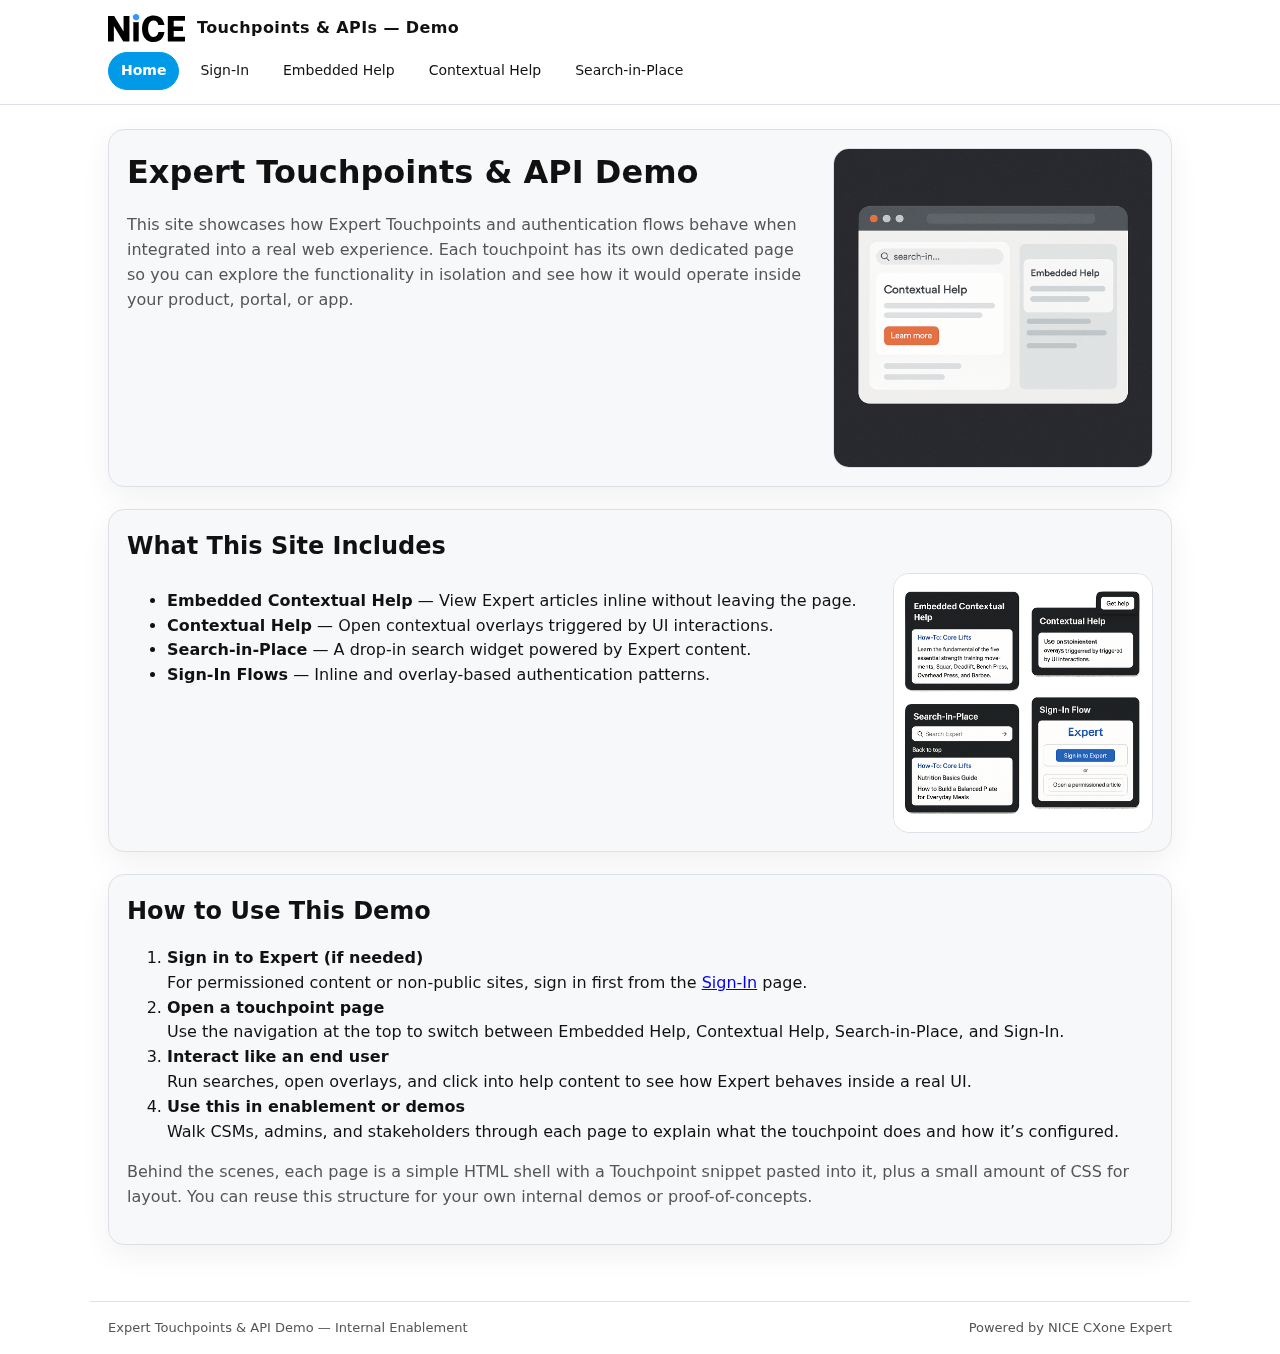
<file: index.html>
<!DOCTYPE html>
<html lang="en">
<head>
  <meta charset="utf-8"/>
  <meta name="viewport" content="width=device-width, initial-scale=1"/>
  <title>Home — Touchpoints & APIs Demo</title>
  <link rel="stylesheet" href="assets/style.css"/>
</head>
<body>
  <!-- Header / Nav -->
  <header class="header">
    <div class="wrap">
      <div class="brand">
        <img src="assets/nice-new-logo.svg" alt="NICE" class="brand-logo-img"/>
        <div class="brand-title">Touchpoints & APIs — Demo</div>
      </div>
      <nav class="nav" id="topnav">
        <a class="active" href="index.html">Home</a>
        <a href="signin.html">Sign-In</a>
        <a href="embedded.html">Embedded Help</a>
        <a href="contextual.html">Contextual Help</a>
        <a href="search.html">Search-in-Place</a>
      
      </nav>
    </div>
  </header>

  <main>
    <!-- HERO / INTRO -->
    <section class="card">
      <div class="row" style="align-items:flex-start; gap:18px;">
        <div style="flex:1 1 260px; min-width:0;">
          <h1>Expert Touchpoints & API Demo</h1>
          <p class="muted">
            This site showcases how Expert Touchpoints and authentication flows behave when integrated
            into a real web experience. Each touchpoint has its own dedicated page so you can explore
            the functionality in isolation and see how it would operate inside your product, portal, or app.
          </p>
          <div class="row" style="margin-top:14px;">
            
          </div>
        </div>
        <div style="flex:0 0 320px; max-width:100%;">
          <!-- Hero image placeholder -->
          <img
            src="assets/touchpoints-hero.jpg"
            alt="Illustration of touchpoints embedded into a web app"
            style="border-radius:16px; border:1px solid var(--line);"
            onerror="this.style.display='none';"
          />
        </div>
      </div>
    </section>

    <!-- WHAT THIS SITE INCLUDES -->
    <section class="card">
      <h2>What This Site Includes</h2>
      <div class="row" style="align-items:flex-start; gap:18px;">
        <div style="flex:1 1 260px; min-width:0;">
          <ul>
            <li><strong>Embedded Contextual Help</strong> — View Expert articles inline without leaving the page.</li>
            <li><strong>Contextual Help</strong> — Open contextual overlays triggered by UI interactions.</li>
            <li><strong>Search-in-Place</strong> — A drop-in search widget powered by Expert content.</li>
            <li><strong>Sign-In Flows</strong> — Inline and overlay-based authentication patterns.</li>
          </ul>
        </div>
        <div style="flex:0 0 260px; max-width:100%;">
          <img
            src="assets/touchpoints-grid.jpg"
            alt="Grid of different touchpoint examples"
            style="border-radius:16px; border:1px solid var(--line);"
            onerror="this.style.display='none';"
          />
        </div>
      </div>
    </section>

    <!-- HOW TO USE THIS DEMO -->
    <section class="card">
      <h2>How to Use This Demo</h2>
      <ol>
        <li>
          <strong>Sign in to Expert (if needed)</strong><br/>
          For permissioned content or non-public sites, sign in first from the <a href="signin.html">Sign-In</a> page.
        </li>
        <li>
          <strong>Open a touchpoint page</strong><br/>
          Use the navigation at the top to switch between Embedded Help, Contextual Help, Search-in-Place, and Sign-In.
        </li>
        <li>
          <strong>Interact like an end user</strong><br/>
          Run searches, open overlays, and click into help content to see how Expert behaves inside a real UI.
        </li>
        <li>
          <strong>Use this in enablement or demos</strong><br/>
          Walk CSMs, admins, and stakeholders through each page to explain what the touchpoint does and how it’s configured.
        </li>
      </ol>
      <p class="muted">
        Behind the scenes, each page is a simple HTML shell with a Touchpoint snippet pasted into it, plus a small amount of CSS for layout.
        You can reuse this structure for your own internal demos or proof-of-concepts.
      </p>
    </section>
  </main>

  <!-- FOOTER -->
  <footer style="
      border-top:1px solid var(--line);
      margin-top:24px;
      padding:16px 18px;
      max-width:1100px;
      margin-left:auto;
      margin-right:auto;
      font-size:13px;
      color:var(--muted);
    ">
    <div style="display:flex;justify-content:space-between;flex-wrap:wrap;gap:8px;">
      <span>Expert Touchpoints & API Demo — Internal Enablement</span>
      <span>Powered by NICE CXone Expert</span>
    </div>
  </footer>

  <script>
    const path = location.pathname.replace(/\\/$/,'/index.html');
    document.querySelectorAll('#topnav a').forEach(a=>{
      if(path.endsWith(a.getAttribute('href'))) a.classList.add('active');
    });
  </script>
</body>
</html>
</file>
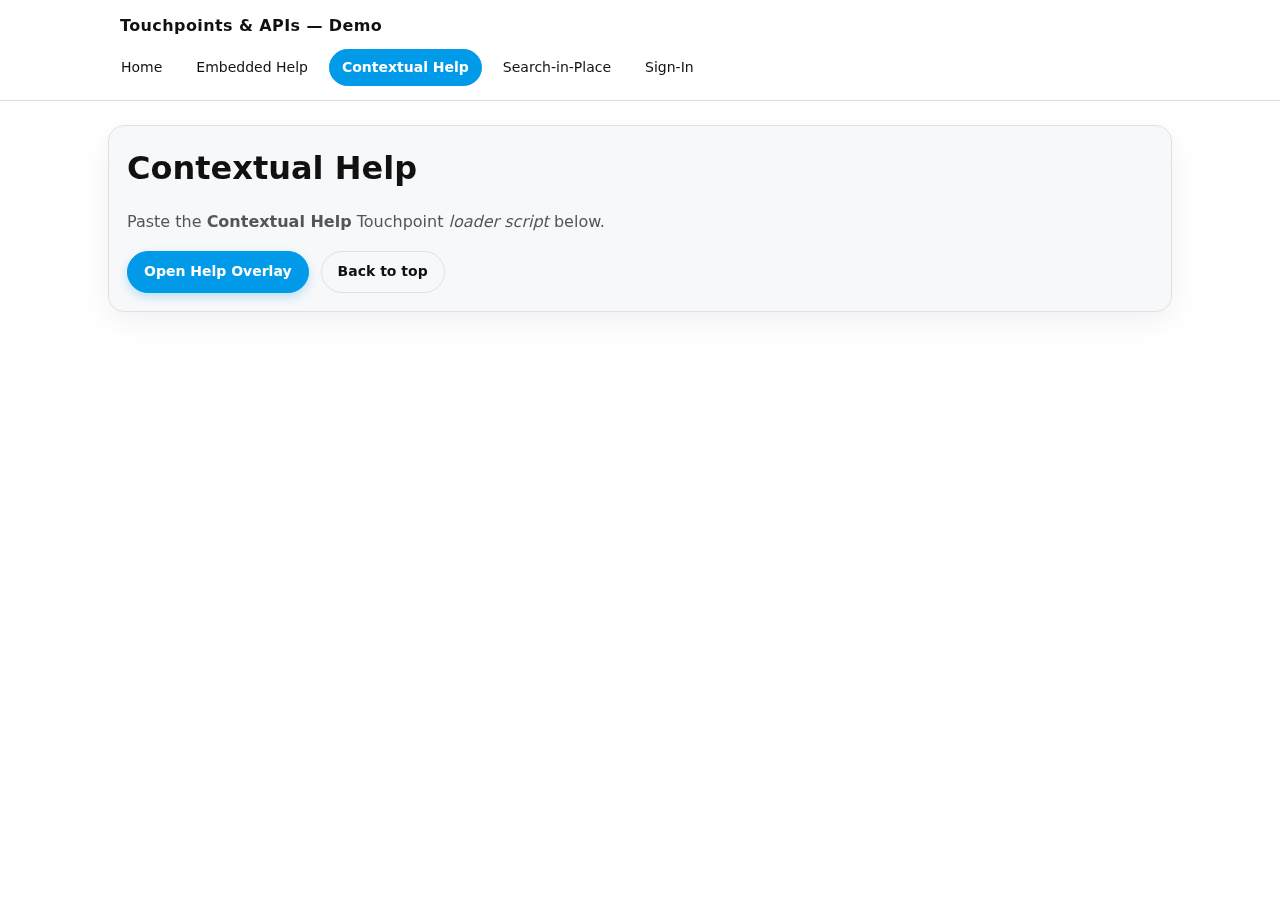
<file: contextual.html>
<!DOCTYPE html>
<html lang="en">
<head>
  <meta charset="utf-8"/>
  <meta name="viewport" content="width=device-width, initial-scale=1"/>
  <title>Contextual Help</title>
  <link rel="stylesheet" href="assets/style.css"/>
</head>
<body>
  <header class="header">
    <div class="wrap">
      <div class="brand"><div class="brand-logo"></div><div class="brand-title">Touchpoints & APIs — Demo</div></div>
      <nav class="nav" id="topnav">
        <a href="index.html">Home</a>
        <a href="embedded.html">Embedded Help</a>
        <a class="active" href="contextual.html">Contextual Help</a>
        <a href="search.html">Search‑in‑Place</a>
        <a href="signin.html">Sign‑In</a>
      </nav>
    </div>
  </header>

  <main>
    <section id="contextual" class="card">
      <h1>Contextual Help</h1>
      <p class="muted">Paste the <strong>Contextual Help</strong> Touchpoint <em>loader script</em> below.</p>

      <!-- Begin Contextual Help test, Type = f1 -->
      <!-- Generated on [11/20/2025 21:09:39] by MindTouch -->
      <script async="async" src="https://chris-gallegos-test.cxoneexpert.ai/@embed/a3c96a458d1d7d5afd4e00ae5c97be96a9bab430f8c18fe22c0f37c2525afeff.js"></script>
      <script type="mindtouch/embed" id="mindtouch-embed-a3c96a458d1d7d5afd4e00ae5c97be96a9bab430f8c18fe22c0f37c2525afeff"></script>
      <!-- End Contextual Help test -->

      <div class="row" style="margin-top:8px">
        <a class="btn mt-contextual-help" href="https://chris-gallegos-test.cxoneexpert.ai/Wellness_Guides/Movement_And_Exercise/Foundations_of_Strength_Training/Core_Lifts" target="_blank" rel="noopener">Open Help Overlay</a>
        <a class="btn ghost" href="#" onclick="window.scrollTo({top:0,behavior:'smooth'});return false;">Back to top</a>
      </div>
    </section>
  </main>

  <script>
    const path = location.pathname;
    document.querySelectorAll('#topnav a').forEach(a=>{
      if(path.endsWith(a.getAttribute('href'))) a.classList.add('active');
    });
  </script>
</body>
</html>
</file>
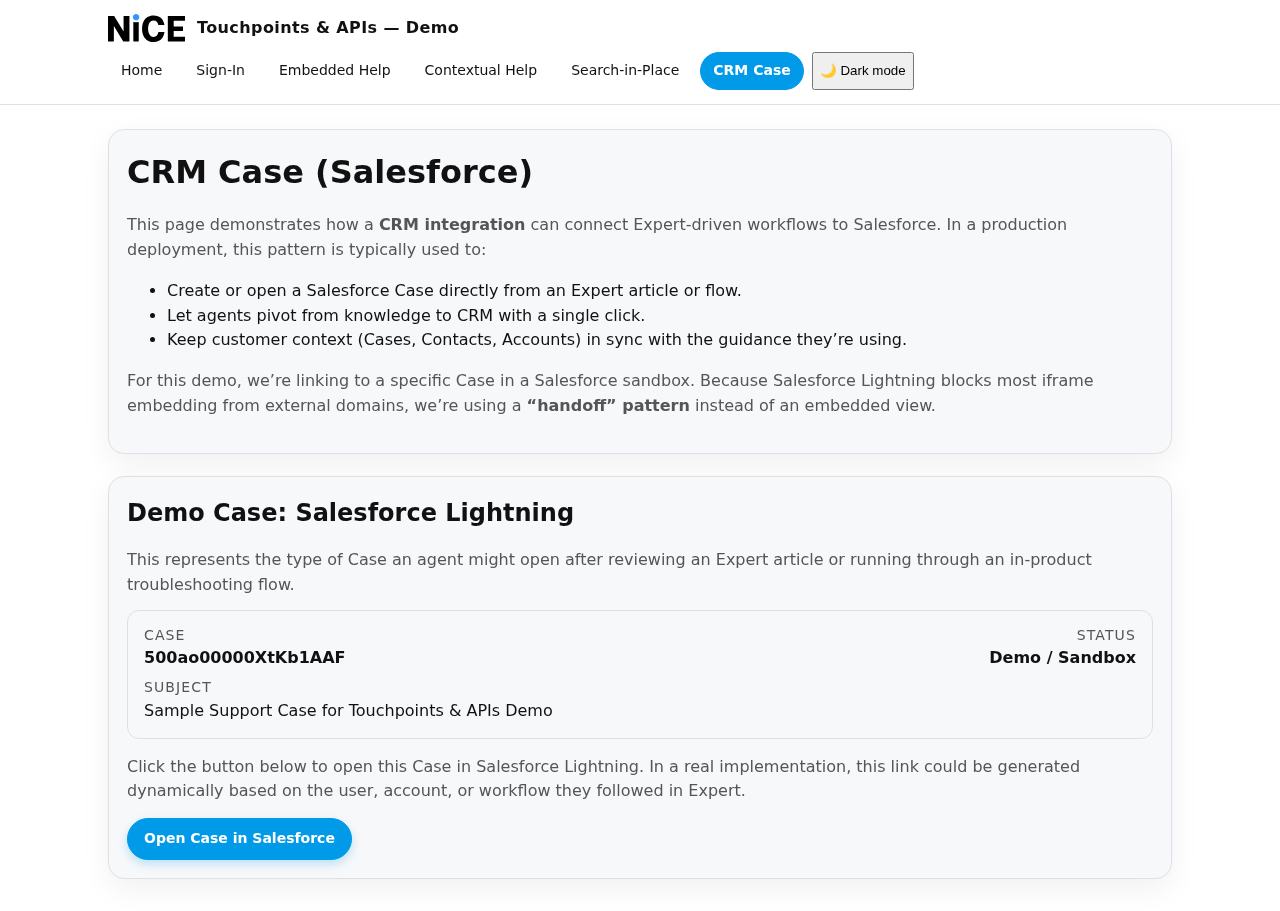
<file: crm.html>
<!DOCTYPE html>
<html lang="en">
<head>
  <meta charset="utf-8"/>
  <meta name="viewport" content="width=device-width, initial-scale=1"/>
  <title>CRM Case (Salesforce)</title>
  <link rel="stylesheet" href="assets/style.css"/>
</head>
<body>
  <header class="header">
    <div class="wrap">
      <div class="brand">
        <img src="assets/nice-new-logo.svg" alt="NICE" class="brand-logo-img"/>
        <div class="brand-title">Touchpoints & APIs — Demo</div>
      </div>
      <nav class="nav" id="topnav">
        <a href="index.html">Home</a>
        <a href="signin.html">Sign-In</a>
        <a href="embedded.html">Embedded Help</a>
        <a href="contextual.html">Contextual Help</a>
        <a href="search.html">Search-in-Place</a>
        <a class="active" href="crm.html">CRM Case</a>
        <button class="theme-toggle" id="themeToggle" type="button"></button>
      </nav>
    </div>
  </header>

  <main>
    <!-- Explanation / Concept card -->
    <section class="card">
      <h1>CRM Case (Salesforce)</h1>
      <p class="muted">
        This page demonstrates how a <strong>CRM integration</strong> can connect Expert-driven workflows
        to Salesforce. In a production deployment, this pattern is typically used to:
      </p>
      <ul>
        <li>Create or open a Salesforce Case directly from an Expert article or flow.</li>
        <li>Let agents pivot from knowledge to CRM with a single click.</li>
        <li>Keep customer context (Cases, Contacts, Accounts) in sync with the guidance they’re using.</li>
      </ul>
      <p class="muted">
        For this demo, we’re linking to a specific Case in a Salesforce sandbox. Because Salesforce Lightning
        blocks most iframe embedding from external domains, we’re using a <strong>“handoff” pattern</strong>
        instead of an embedded view.
      </p>
    </section>

    <!-- “Card-style” Case summary + CTA -->
    <section class="card">
      <h2>Demo Case: Salesforce Lightning</h2>
      <p class="muted" style="margin-bottom:12px;">
        This represents the type of Case an agent might open after reviewing an Expert article
        or running through an in-product troubleshooting flow.
      </p>

      <div style="border-radius:12px; border:1px solid var(--line); padding:14px 16px; margin-bottom:14px;">
        <div style="display:flex; justify-content:space-between; flex-wrap:wrap; gap:8px; margin-bottom:6px;">
          <div>
            <div style="font-size:14px; text-transform:uppercase; color:var(--muted); letter-spacing:.08em;">
              Case
            </div>
            <div style="font-weight:600;">500ao00000XtKb1AAF</div>
          </div>
          <div style="text-align:right;">
            <div style="font-size:14px; text-transform:uppercase; color:var(--muted); letter-spacing:.08em;">
              Status
            </div>
            <div style="font-weight:600;">Demo / Sandbox</div>
          </div>
        </div>
        <div style="margin-top:6px;">
          <div style="font-size:14px; text-transform:uppercase; color:var(--muted); letter-spacing:.08em;">
            Subject
          </div>
          <div style="font-weight:500;">Sample Support Case for Touchpoints &amp; APIs Demo</div>
        </div>
      </div>

      <p class="muted" style="margin-bottom:14px;">
        Click the button below to open this Case in Salesforce Lightning. In a real implementation, this
        link could be generated dynamically based on the user, account, or workflow they followed in Expert.
      </p>

      <div class="row" style="margin-top:4px;">
        <a class="btn primary"
           href="https://flow-innovation-8971.lightning.force.com/lightning/r/Case/500ao00000XtKb1AAF/view"
           target="_blank" rel="noopener">
          Open Case in Salesforce
        </a>
      </div>
    </section>
  </main>

  <script>
    (function(){
      // Highlight active nav item
      let path = location.pathname;
      if(path === '/' || path === '') path = '/index.html';
      document.querySelectorAll('#topnav a').forEach(a=>{
        if(path.endsWith(a.getAttribute('href'))) a.classList.add('active');
      });

      // Theme toggle
      const root = document.documentElement;
      const toggle = document.getElementById('themeToggle');
      if(!toggle) return;

      function applyTheme(mode){
        if(mode === 'dark'){
          root.setAttribute('data-theme','dark');
          toggle.textContent = '☀ Light mode';
        }else{
          root.removeAttribute('data-theme');
          toggle.textContent = '🌙 Dark mode';
        }
      }

      const stored = localStorage.getItem('tpTheme') || 'light';
      applyTheme(stored);

      toggle.addEventListener('click',()=>{
        const next = root.getAttribute('data-theme') === 'dark' ? 'light' : 'dark';
        localStorage.setItem('tpTheme', next);
        applyTheme(next);
      });
    })();
  </script>
</body>
</html>
</file>
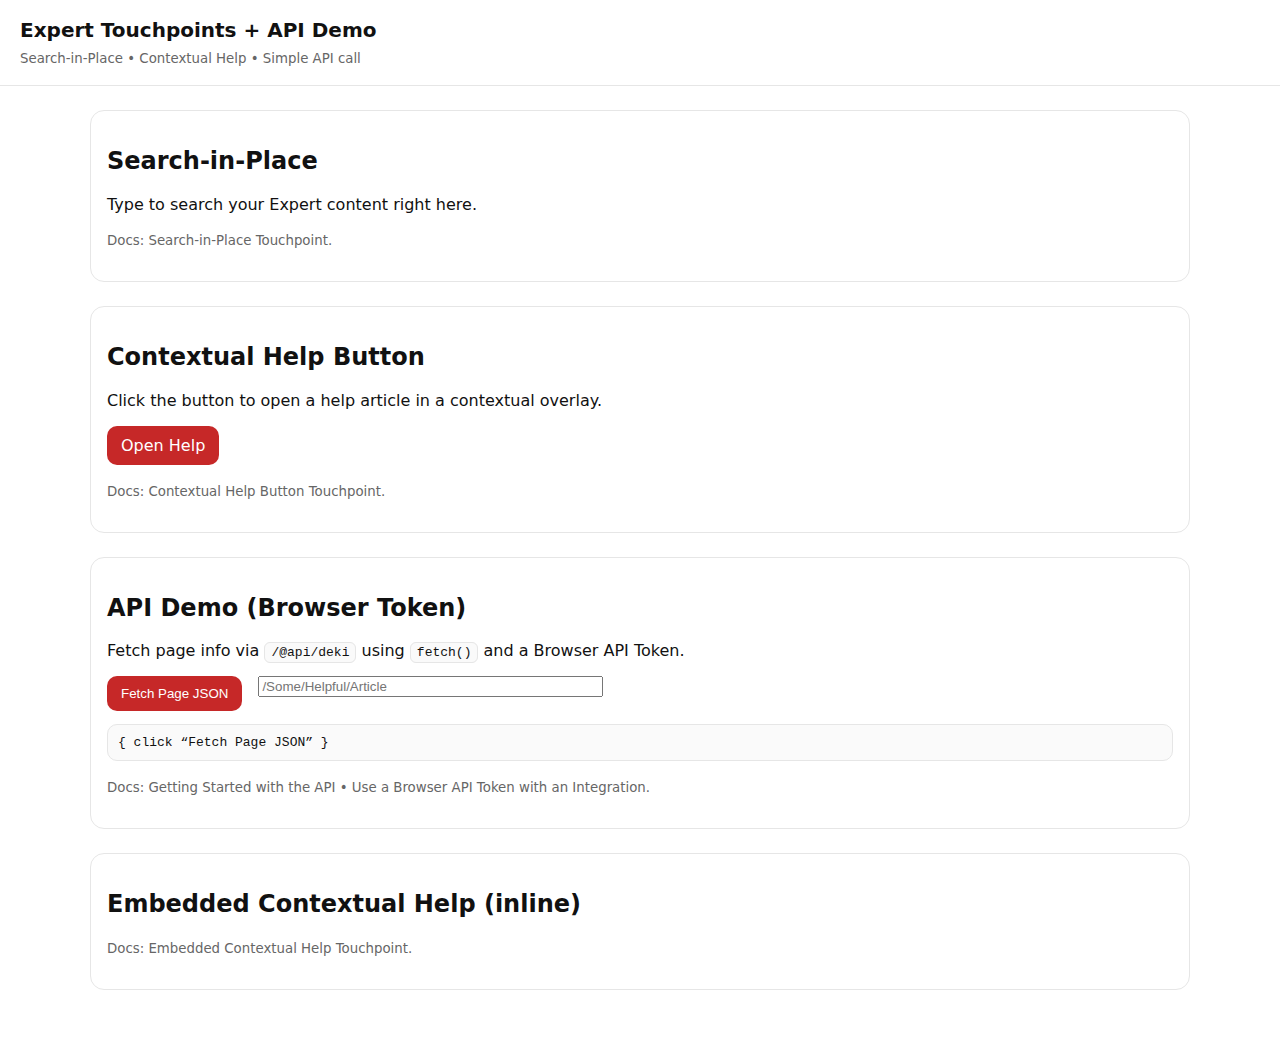
<file: expert_touchpoints_api_levelup.html>
<!DOCTYPE html>
<html lang="en">
<head>
  <meta charset="utf-8" />
  <title>Expert Touchpoints + API Demo</title>
  <meta name="viewport" content="width=device-width, initial-scale=1" />
  <style>
    :root { --ink:#111; --line:#e6e6e6; --bg:#fff; --muted:#666; --brand:#c62828; }
    body { font-family: system-ui, -apple-system, Segoe UI, Inter, Roboto, Arial, sans-serif; color:var(--ink); margin:0; background:var(--bg); }
    header { padding:18px 20px; border-bottom:1px solid var(--line); }
    h1 { margin:0 0 6px; font-size:20px; }
    main { max-width:1100px; margin:0 auto; padding:24px 18px 64px; display:grid; gap:24px; }
    .card { border:1px solid var(--line); border-radius:14px; padding:16px; }
    .row { display:flex; gap:16px; flex-wrap:wrap; align-items:flex-start; }
    button, a.button { background:var(--brand); color:#fff; border:none; border-radius:10px; padding:10px 14px; cursor:pointer; text-decoration:none; }
    code { background:#fafafa; border:1px solid var(--line); padding:2px 6px; border-radius:6px; }
    pre { background:#fafafa; border:1px solid var(--line); padding:10px; border-radius:10px; overflow:auto; }
    iframe { width:100%; height:420px; border:1px solid var(--line); border-radius:12px; }
    small { color:var(--muted); }
  </style>
</head>
<body>
  <header>
    <h1>Expert Touchpoints + API Demo</h1>
    <small>Search-in-Place • Contextual Help • Simple API call</small>
  </header>

  <main>
    <!-- 1) Search-in-Place Touchpoint -->
    <section class="card">
      <h2>Search-in-Place</h2>
      <p>Type to search your Expert content right here.</p>
      <!-- Paste the Touchpoint embed snippet generated by Expert below -->
      <!-- BEGIN: Search-in-Place embed -->
      <!-- YOUR_TOUCHPOINT_SNIPPET -->
      <!-- END: Search-in-Place embed -->
      <p><small>Docs: Search-in-Place Touchpoint.</small></p>
    </section>

    <!-- 2) Contextual Help link (opens overlay) -->
    <section class="card">
      <h2>Contextual Help Button</h2>
      <p>Click the button to open a help article in a contextual overlay.</p>
      <div class="row">
        <a class="button mt-contextual-help" 
           href="https://YOUR_EXPERT_SITE/Some/Helpful/Article"
           target="_blank" rel="noopener">
          Open Help
        </a>
      </div>
      <p><small>Docs: Contextual Help Button Touchpoint.</small></p>
    </section>

    <!-- 3) Minimal API call with a Browser API Token -->
    <section class="card">
      <h2>API Demo (Browser Token)</h2>
      <p>Fetch page info via <code>/@api/deki</code> using <code>fetch()</code> and a Browser API Token.</p>
      <div class="row">
        <button id="btnFetch">Fetch Page JSON</button>
        <input id="pagePath" type="text" size="40" placeholder="/Some/Helpful/Article" />
      </div>
      <pre id="out">{ click “Fetch Page JSON” }</pre>
      <p><small>Docs: Getting Started with the API • Use a Browser API Token with an Integration.</small></p>
    </section>

    <!-- 4) Optional: inline Embedded Contextual Help (swap in your embed snippet) -->
    <section class="card">
      <h2>Embedded Contextual Help (inline)</h2>
      <!-- BEGIN: Embedded Contextual Help Touchpoint embed (optional) -->
      <!-- YOUR_TOUCHPOINT_SNIPPET -->
      <!-- END: Embedded Contextual Help Touchpoint embed -->
      <p><small>Docs: Embedded Contextual Help Touchpoint.</small></p>
    </section>
  </main>

  <script>
    // ====== API demo using Browser API Token ======
    // Replace with a Browser API Token created in Expert. Keep scope minimal for demos.
    const BROWSER_TOKEN = 'YOUR_BROWSER_TOKEN';
    const SITE = 'https://YOUR_EXPERT_SITE';

    async function fetchPage(path) {
      const url = `${SITE}/@api/deki/pages/=${encodeURIComponent(path)}?format=json`;
      const res = await fetch(url, {
        headers: { 'X-Deki-Token': BROWSER_TOKEN }
      });
      if (!res.ok) throw new Error(`HTTP ${res.status}`);
      return res.json();
    }

    document.getElementById('btnFetch').addEventListener('click', async () => {
      const out = document.getElementById('out');
      const path = document.getElementById('pagePath').value.trim() || '/';
      out.textContent = 'Loading...';
      try {
        const data = await fetchPage(path);
        out.textContent = JSON.stringify(data, null, 2);
      } catch (e) {
        out.textContent = `Error: ${e.message}`;
      }
    });
  </script>
</body>
</html>
</file>
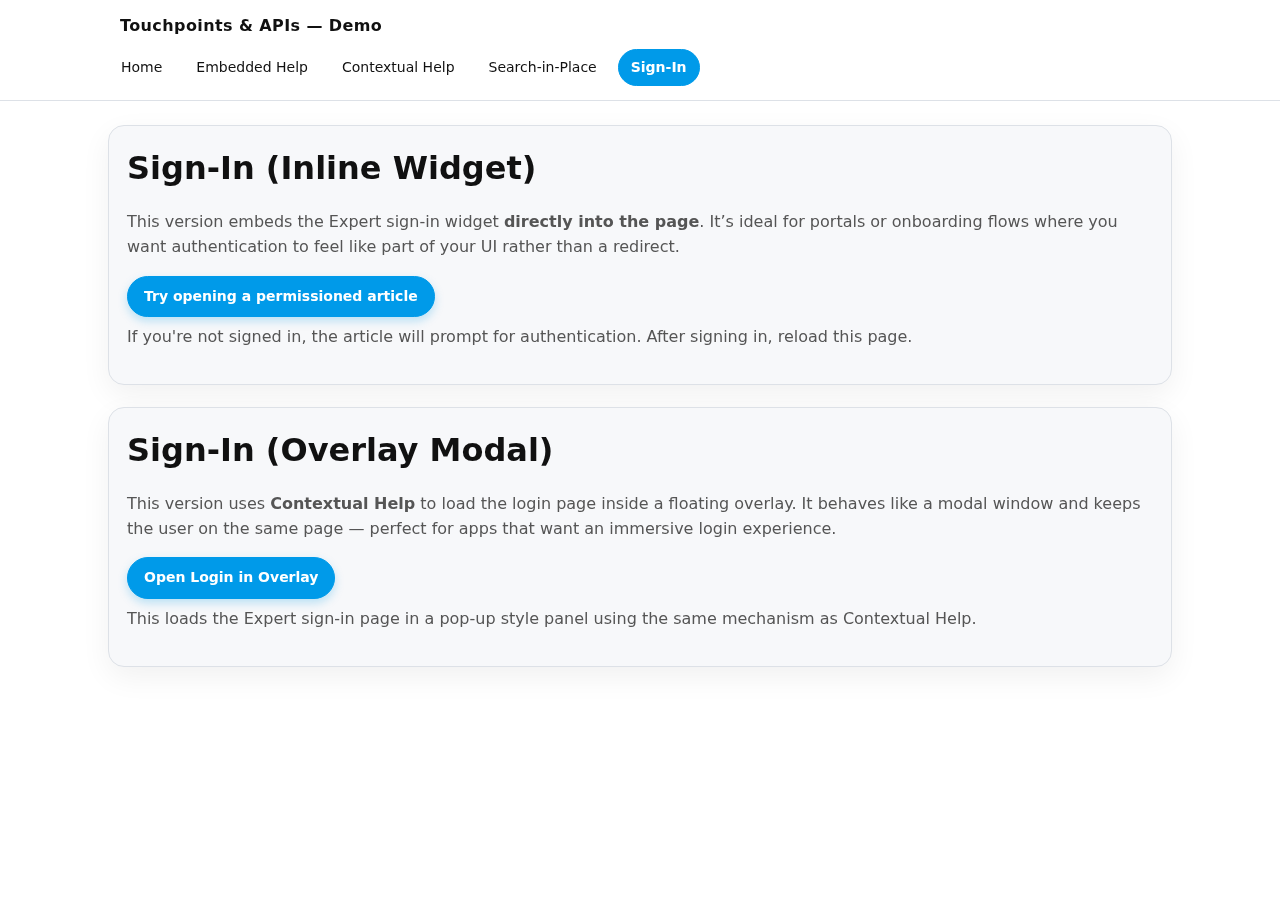
<file: signin.html>
<!DOCTYPE html>
<html lang="en">
<head>
  <meta charset="utf-8"/>
  <meta name="viewport" content="width=device-width, initial-scale=1"/>
  <title>Sign-In</title>
  <link rel="stylesheet" href="assets/style.css"/>
</head>
<body>
  <header class="header">
    <div class="wrap">
      <div class="brand">
        <div class="brand-logo"></div>
        <div class="brand-title">Touchpoints & APIs — Demo</div>
      </div>
      <nav class="nav" id="topnav">
        <a href="index.html">Home</a>
        <a href="embedded.html">Embedded Help</a>
        <a href="contextual.html">Contextual Help</a>
        <a href="search.html">Search-in-Place</a>
        <a class="active" href="signin.html">Sign-In</a>
      </nav>
    </div>
  </header>

  <main>

    <!-- ========================================================= -->
    <!-- INLINE SIGN-IN WIDGET                                      -->
    <!-- ========================================================= -->
    <section id="signin" class="card">
      <h1>Sign-In (Inline Widget)</h1>

      <p class="muted">
        This version embeds the Expert sign-in widget <strong>directly into the page</strong>.
        It’s ideal for portals or onboarding flows where you want authentication to feel
        like part of your UI rather than a redirect.
      </p>

      <!-- Begin Sign-In Test, Type = login -->
      <!-- Generated on [11/20/2025 21:47:58] by MindTouch -->
      <script async="async"
        src="https://chris-gallegos-test.cxoneexpert.ai/@embed/d9340f8891d79e9b4c10c0219897ecf064f6fbe0308dcd594c2d0d3b34158776.js">
      </script>

      <script type="mindtouch/embed"
        id="mindtouch-embed-d9340f8891d79e9b4c10c0219897ecf064f6fbe0308dcd594c2d0d3b34158776">
      </script>
      <!-- End Sign-In Test -->

      <div class="row" style="margin-top:16px">
        <a class="btn"
          href="https://chris-gallegos-test.cxoneexpert.ai/Wellness_Guides/Movement_And_Exercise/Foundations_of_Strength_Training/Core_Lifts"
          target="_blank" rel="noopener">
          Try opening a permissioned article
        </a>
      </div>

      <p class="muted" style="margin-top:8px">
        If you're not signed in, the article will prompt for authentication. After signing in, reload this page.
      </p>
    </section>


    <!-- ========================================================= -->
    <!-- OVERLAY SIGN-IN (CONTEXTUAL HELP)                          -->
    <!-- ========================================================= -->
    <section id="signin-overlay" class="card">
      <h1>Sign-In (Overlay Modal)</h1>

      <p class="muted">
        This version uses <strong>Contextual Help</strong> to load the login page inside a floating overlay.
        It behaves like a modal window and keeps the user on the same page — perfect for 
        apps that want an immersive login experience.
      </p>

      <!-- Contextual Help loader script (same one used in contextual.html) -->
      <script async="async"
        src="https://chris-gallegos-test.cxoneexpert.ai/@embed/a3c96a458d1d7d5afd4e00ae5c97be96a9bab430f8c18fe22c0f37c2525afeff.js">
      </script>
      <script type="mindtouch/embed"
        id="mindtouch-embed-a3c96a458d1d7d5afd4e00ae5c97be96a9bab430f8c18fe22c0f37c2525afeff">
      </script>

      <!-- Trigger: loads login in an overlay -->
      <div class="row" style="margin-top:16px;">
        <a class="btn red mt-contextual-help"
          href="https://chris-gallegos-test.cxoneexpert.ai/Special:Userlogin">
          Open Login in Overlay
        </a>
      </div>

      <p class="muted" style="margin-top:8px">
        This loads the Expert sign-in page in a pop-up style panel using the same 
        mechanism as Contextual Help.
      </p>
    </section>

  </main>

  <script>
    const path = location.pathname;
    document.querySelectorAll('#topnav a').forEach(a => {
      if (path.endsWith(a.getAttribute('href'))) a.classList.add('active');
    });
  </script>
</body>
</html>
</file>
<file: assets/style.css>
/* NICE-inspired light theme */

/* Core palette */
:root{
  --bg:#ffffff;              /* page background */
  --surface:#f7f8fa;         /* card/nav background */
  --ink:#111111;             /* primary text */
  --muted:#555555;           /* secondary text */
  --line:#dde1e7;            /* borders/dividers */
  --accent:#009ae9;          /* NICE blue */
  --accent-dark:#0076ad;     /* hover state */
  --danger:#b10e1e;          /* error red */
  --shadow:0 10px 30px rgba(0,0,0,.06);
  --radius:16px;
}

*{box-sizing:border-box;}

html,body{
  margin:0;
  background:var(--bg);
  color:var(--ink);
  font:16px/1.55 system-ui,-apple-system,Segoe UI,Inter,Roboto,Arial,sans-serif;
}

img{
  max-width:100%;
  display:block;
}

/* Header / Nav */
.header{
  position:sticky;
  top:0;
  z-index:100;
  background:rgba(255,255,255,.96);
  backdrop-filter:saturate(140%) blur(6px);
  border-bottom:1px solid var(--line);
}

.wrap{
  max-width:1100px;
  margin:0 auto;
  padding:14px 18px;
}

.brand{
  display:flex;
  gap:12px;
  align-items:center;
}

.brand-logo-img{
  height:28px;
  width:auto;
  display:block;
}

.brand-title{
  font-weight:700;
  letter-spacing:.4px;
  color:var(--ink);
}

.nav{
  display:flex;
  gap:8px;
  flex-wrap:wrap;
  margin-top:10px;
}

.nav a{
  color:var(--ink);
  text-decoration:none;
  border:1px solid transparent;
  padding:7px 12px;
  border-radius:999px;
  transition:.15s background,.15s border-color,.15s color,.15s transform;
  font-size:14px;
}

.nav a:hover{
  background:#eef6fc;
  border-color:#d3e7f7;
  transform:translateY(-1px);
}

.nav a.active{
  background:var(--accent);
  border-color:var(--accent);
  color:#ffffff;
  font-weight:600;
}

/* Layout / Cards */
main{
  max-width:1100px;
  margin:0 auto;
  padding:24px 18px 32px;
  display:grid;
  gap:22px;
}

.card{
  background:var(--surface);
  border:1px solid var(--line);
  border-radius:var(--radius);
  box-shadow:var(--shadow);
  padding:18px;
  overflow:visible;   /* allow widgets to render naturally */
}

.card h1,
.card h2{
  margin:0 0 8px;
}

.card p.muted,
.muted{
  color:var(--muted);
}

/* Buttons */
.btn{
  display:inline-block;
  border-radius:999px;
  padding:9px 16px;
  font-weight:600;
  font-size:14px;
  border:1px solid transparent;
  cursor:pointer;
  text-decoration:none;
  transition:.15s background,.15s border-color,.15s color,.15s transform,.15s box-shadow;
}

/* Primary (NICE blue) */
.btn.primary,
.btn:not(.ghost):not(.danger){
  background:var(--accent);
  border-color:var(--accent);
  color:#ffffff;
  box-shadow:0 4px 10px rgba(0,154,233,.25);
}

.btn.primary:hover,
.btn:not(.ghost):not(.danger):hover{
  background:var(--accent-dark);
  border-color:var(--accent-dark);
  transform:translateY(-1px);
}

/* Ghost / secondary */
.btn.ghost{
  background:transparent;
  border-color:var(--line);
  color:var(--ink);
  box-shadow:none;
}

.btn.ghost:hover{
  background:#eef1f6;
  border-color:#c3cad8;
}

/* Danger */
.btn.danger{
  background:var(--danger);
  border-color:var(--danger);
  color:#ffffff;
  box-shadow:0 4px 10px rgba(177,14,30,.25);
}

.btn.danger:hover{
  filter:brightness(1.05);
  transform:translateY(-1px);
}

/* Inputs */
.input{
  background:#ffffff;
  border:1px solid var(--line);
  color:var(--ink);
  border-radius:10px;
  padding:10px 12px;
}

/* Flex helpers */
.row{
  display:flex;
  gap:12px;
  flex-wrap:wrap;
  align-items:center;
}

pre{
  background:#ffffff;
  border:1px solid var(--line);
  padding:12px;
  border-radius:12px;
  overflow:auto;
  max-height:340px;
  color:var(--ink);
}

/* Touchpoint stacking (z-index only) */
#search{
  position:relative;
  z-index:20;
}

#contextual{
  position:relative;
  z-index:15;
}

#embedded{
  position:relative;
  z-index:10;
  overflow:hidden;   /* keep embedded article neatly inside */
}

/* SIP bigger card + centered widget */
.search-card{
  padding:36px 28px;
}

.sip-wrapper{
  max-width:900px;
  margin:0 auto;
}

/* Make the SIP input feel more “hero” */
#search input,
#search input[type="search"]{
  height:52px !important;
  font-size:17px !important;
  padding:10px 16px !important;
}

/* Make sure widgets float above surrounding chrome */
.mt-search-results,
.mt-search,
.mt-search-widget,
.mt-contextual-help,
.mt-contextual-help-container,
[class*="mt-ctx"]{
  z-index:9999 !important;
}
</file>
